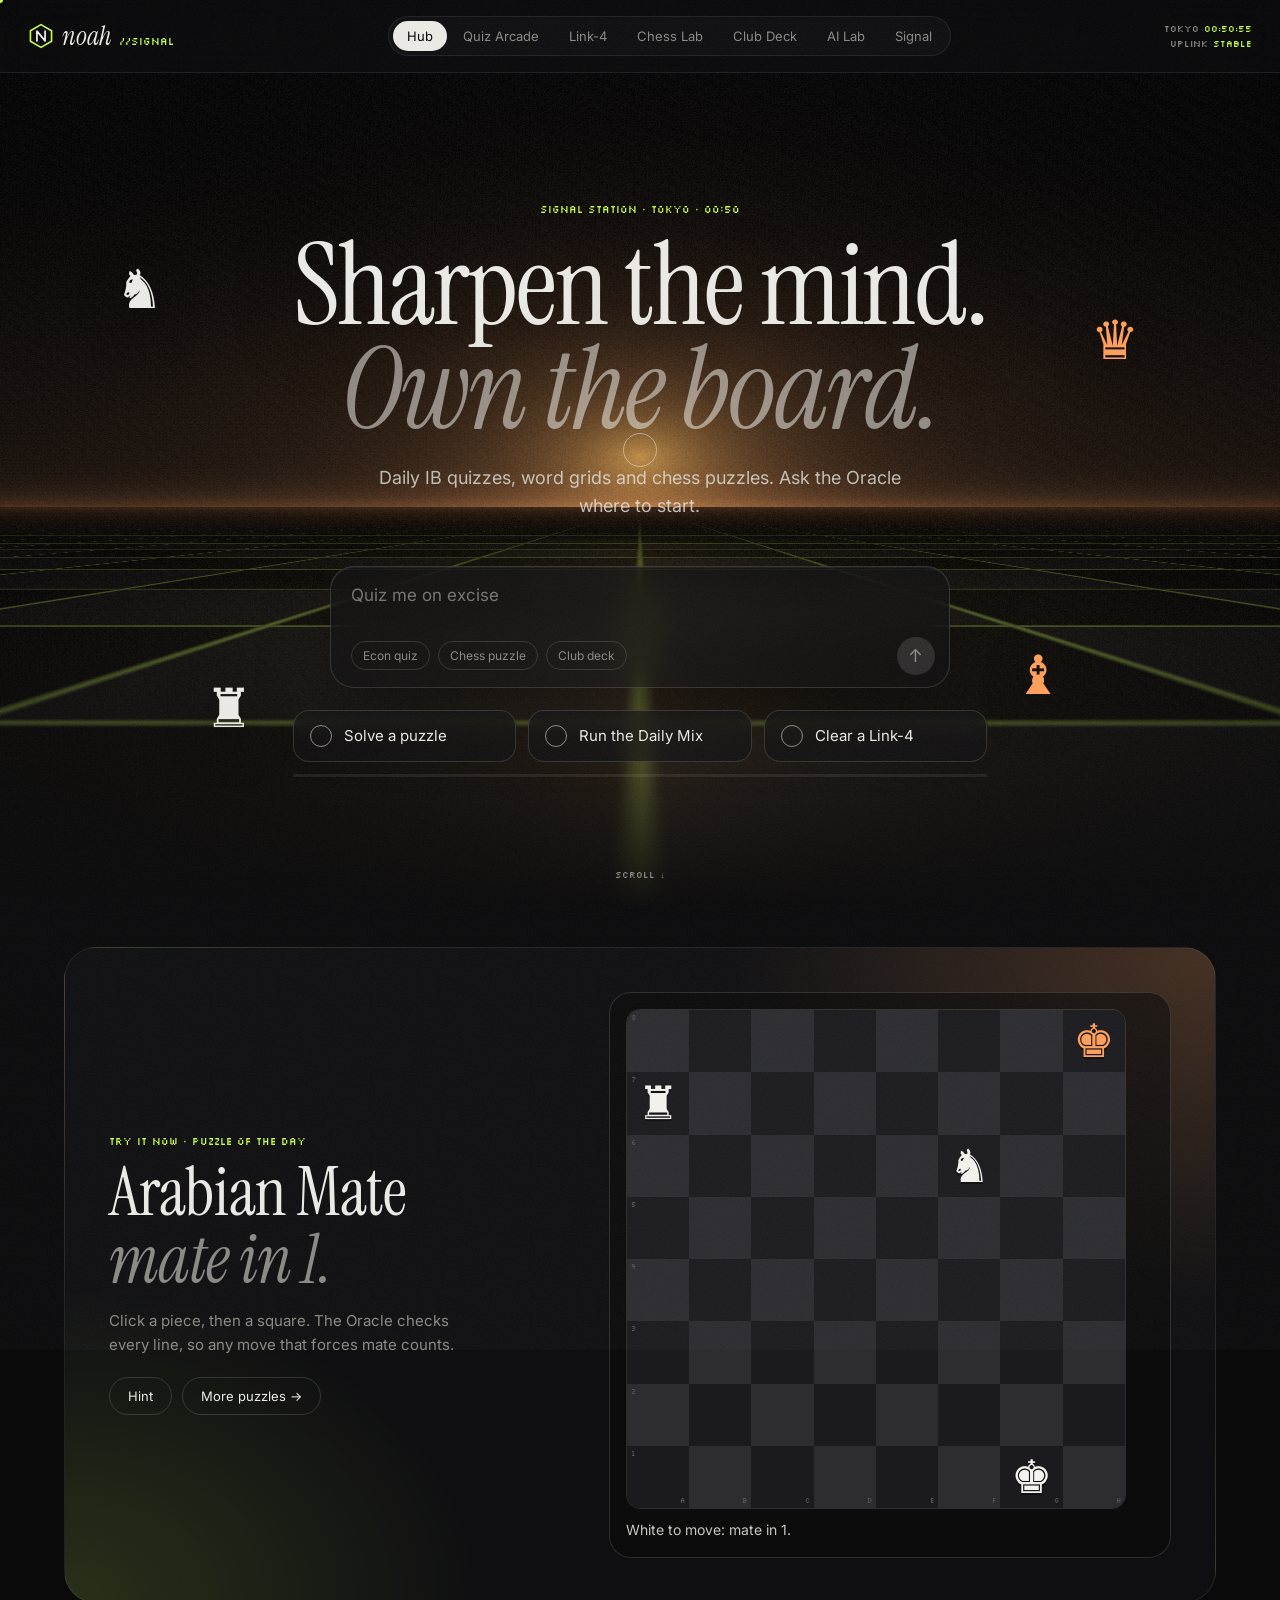
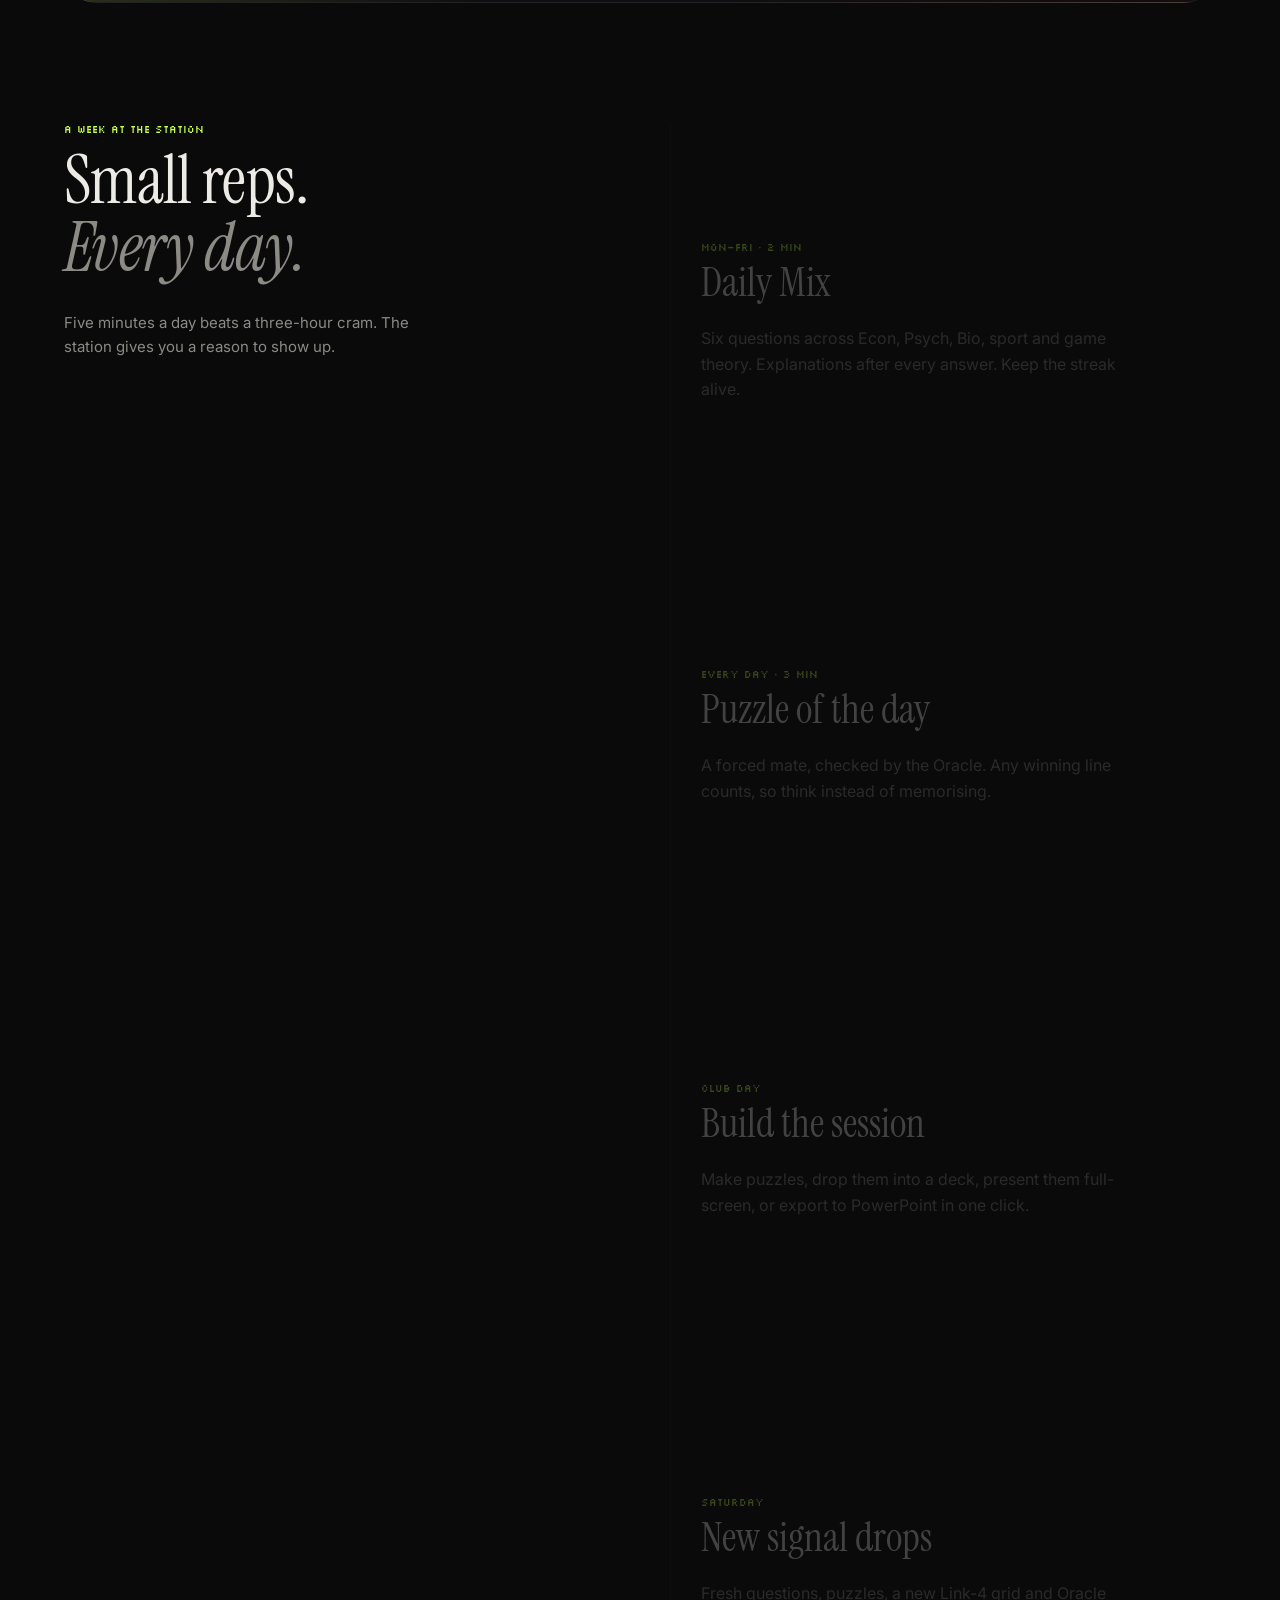
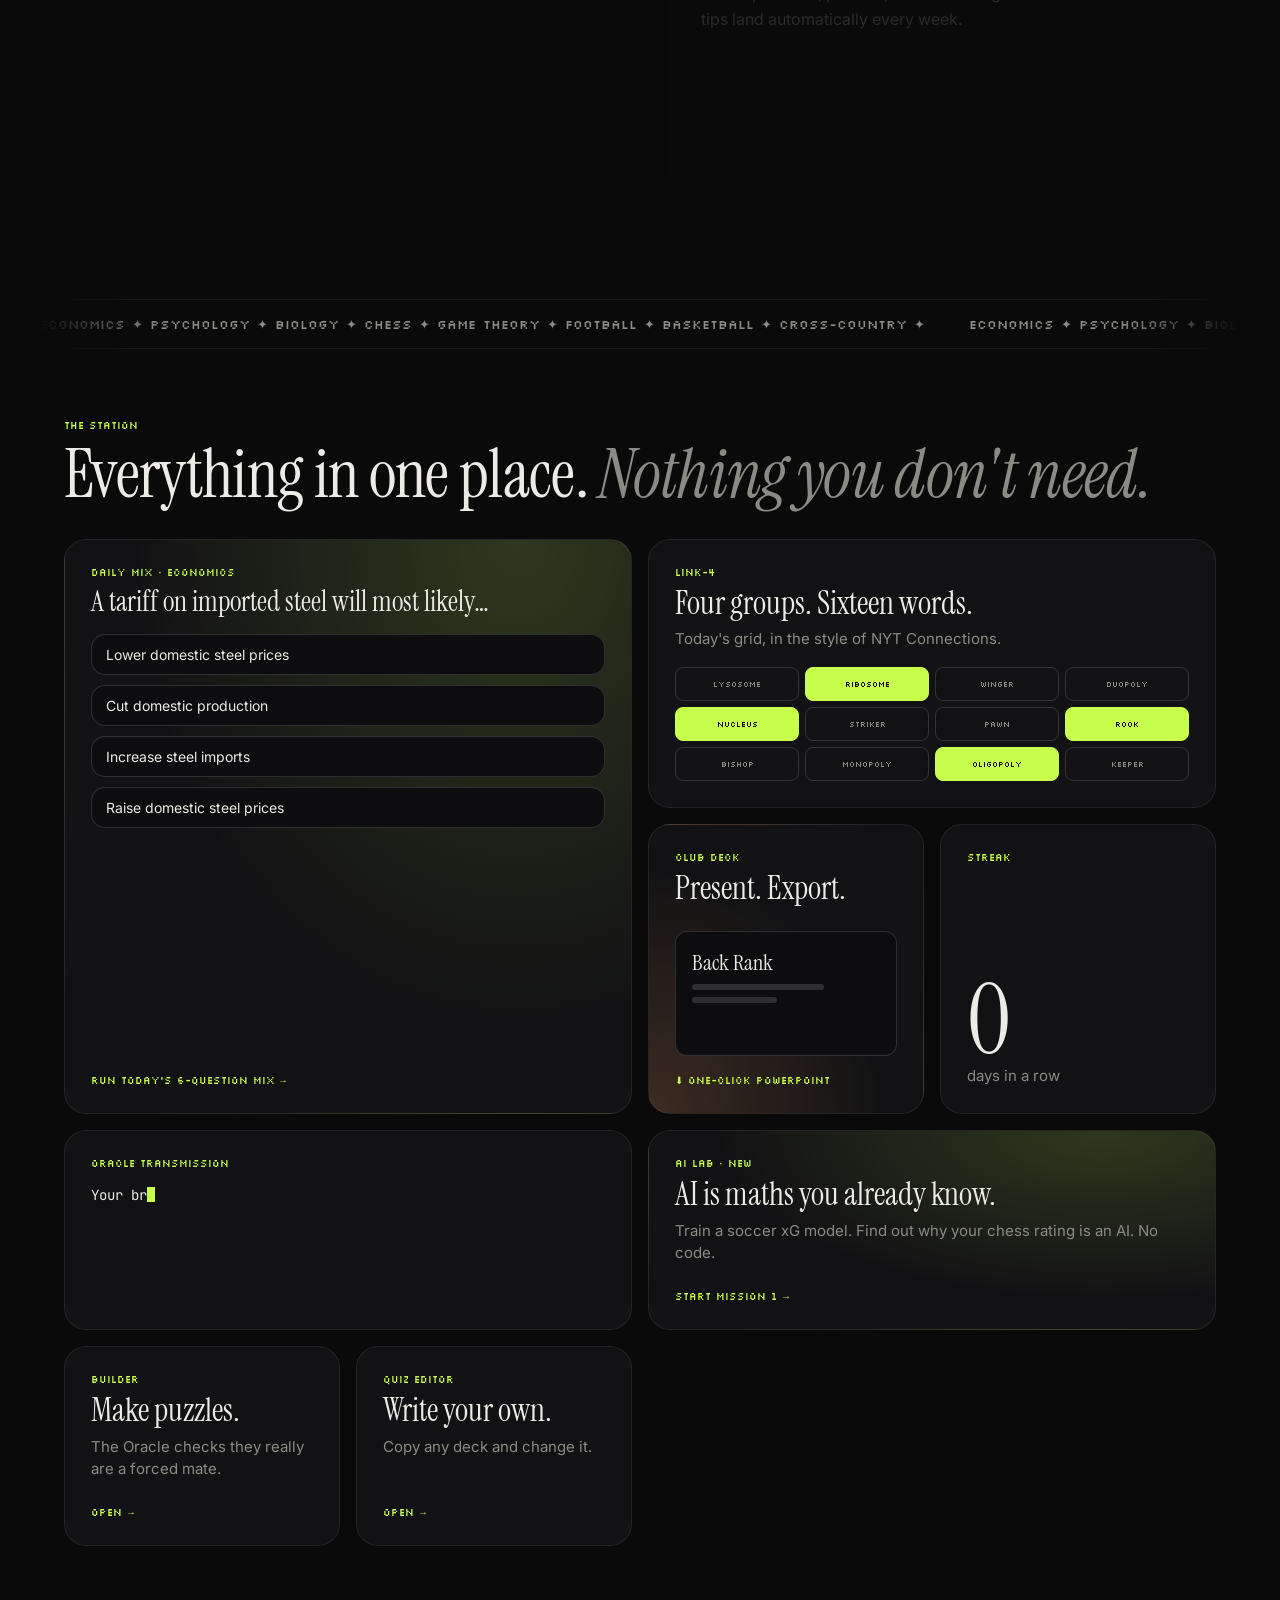
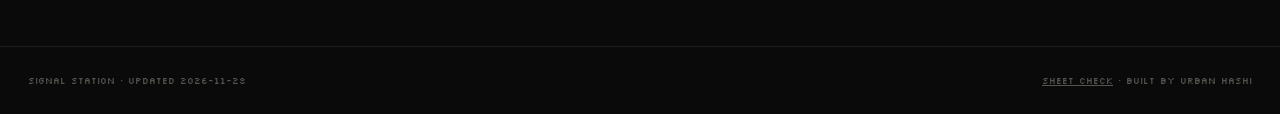
<file: index.html>
<!DOCTYPE html>
<html lang="en">
<head>
<meta charset="utf-8">
<meta name="viewport" content="width=device-width,initial-scale=1">
<title>Signal Station: IB Quiz Arcade, Chess Puzzles and AI Lab | noahmenon.com</title>
<meta name="description" content="Free study games for IB students: Economics, Psychology and Biology quizzes, daily chess puzzles, a chess-club slide builder, Link-4 word grids and hands-on AI missions. No sign-up.">
<link rel="canonical" href="https://noahmenon.com/">
<meta name="robots" content="index,follow">
<meta property="og:type" content="website">
<meta property="og:url" content="https://noahmenon.com/">
<meta property="og:title" content="Signal Station: IB Quiz Arcade, Chess Puzzles and AI Lab">
<meta property="og:description" content="Free study games: IB Economics, Psychology and Biology quizzes, daily chess puzzles, a chess-club deck builder and AI missions.">
<meta name="twitter:card" content="summary">
<script type="application/ld+json">{"@context":"https://schema.org","@type":"WebSite","name":"Signal Station","url":"https://noahmenon.com/","description":"Free study games for IB students: Economics, Psychology and Biology quizzes, daily chess puzzles, a chess-club slide builder, Link-4 word grids and hands-on AI missions.","inLanguage":"en","isAccessibleForFree":true,"publisher":{"@type":"Organization","name":"Urban Hashi"}}</script>
<meta name="theme-color" content="#03050a">
<link rel="icon" href="data:image/svg+xml,%3Csvg xmlns='http://www.w3.org/2000/svg' viewBox='0 0 32 32'%3E%3Crect width='32' height='32' rx='7' fill='%230a0a0b'/%3E%3Cpolygon points='16,3 28,10 28,22 16,29 4,22 4,10' fill='none' stroke='%23c8ff4d' stroke-width='2'/%3E%3Cpath d='M11 21V11l10 10V11' fill='none' stroke='%23ecebe6' stroke-width='2.4' stroke-linecap='round' stroke-linejoin='round'/%3E%3C/svg%3E">
<link rel="preconnect" href="https://fonts.googleapis.com"><link rel="preconnect" href="https://fonts.gstatic.com" crossorigin>
<link href="https://fonts.googleapis.com/css2?family=Instrument+Serif:ital@0;1&family=Inter:wght@400;500;600&family=JetBrains+Mono&family=Silkscreen&display=swap" rel="stylesheet">
<link rel="stylesheet" href="assets/style.css?v=1795826272">
</head>
<body>
<canvas id="bg"></canvas><div class="scan"></div><div class="vignette"></div>
<header>
  <a class="logo" href="#/"><svg viewBox="0 0 32 32" aria-hidden="true"><polygon points="16,2 29,9.5 29,22.5 16,30 3,22.5 3,9.5" fill="none" stroke="#c8ff4d" stroke-width="2"/><path d="M11 22V10l10 12V10" fill="none" stroke="#ecebe6" stroke-width="2.2" stroke-linecap="round" stroke-linejoin="round"/></svg><span class="s">noah</span><span class="p">//SIGNAL</span></a>
  <nav>
    <a href="#/" data-r="">Hub</a>
    <a href="#/arcade" data-r="arcade">Quiz Arcade</a>
    <a href="#/links" data-r="links">Link-4</a>
    <a href="#/chess" data-r="chess">Chess Lab</a>
    <a href="#/present" data-r="present">Club Deck</a>
    <a href="#/lab" data-r="lab">AI Lab</a>
    <a href="#/signal" data-r="signal">Signal</a>
  </nav>
  <div class="hud">TOKYO <b id="clock">--:--:--</b><br>UPLINK <b id="uplink">STABLE</b></div>
</header>
<main id="app">
<!-- Plain summary for search engines and AI crawlers; replaced by the app when JavaScript runs -->
<section class="view">
<h1>Signal Station: free IB study games and a chess lab</h1>
<p>Signal Station is a free, no-sign-up site of study games for IB Diploma students and chess players. Scores are saved only in your browser.</p>
<h2>Quiz Arcade</h2>
<p>Multiple-choice quiz decks for IB Economics, IB Psychology and IB Biology, plus Sport Lab and Game Theory decks. Each answer comes with a short explanation, and new questions are added every week.</p>
<h2>Chess Lab</h2>
<p>A daily chess puzzle and a library of classic checkmate patterns, including the back-rank mate, Arabian mate, corner knight and queen box. Includes a puzzle builder for setting your own positions.</p>
<h2>Club Deck</h2>
<p>A presentation builder for school chess clubs: build puzzle slides and export them to PowerPoint in one click.</p>
<h2>Link-4</h2>
<p>A daily word-connection grid: find the four groups of four linked words.</p>
<h2>AI Lab</h2>
<p>Short interactive missions that explain how AI and ratings work with sliders and charts instead of code, starting with the Elo rating formula used in chess. New missions unlock on Saturdays.</p>
</section>
</main>
<nav class="tabbar" aria-label="Main"><a href="#/" data-r=""><b>⌂</b>Hub</a><a href="#/arcade" data-r="arcade"><b>◈</b>Quiz</a><a href="#/links" data-r="links"><b>▦</b>Link-4</a><a href="#/chess" data-r="chess"><b>♞&#xFE0E;</b>Chess</a><a href="#/lab" data-r="lab"><b>∿</b>AI Lab</a></nav>
<footer><span>SIGNAL STATION · UPDATED <span id="upd"></span></span><span><a href="#/sheet" style="color:inherit">SHEET CHECK</a> · BUILT BY URBAN HASHI</span></footer>
<script type="module" src="assets/app.js?v=1795826272"></script>
<!-- Cloudflare Web Analytics (cookie-free) --><script defer src='https://static.cloudflareinsights.com/beacon.min.js' data-cf-beacon='{"token": "09590168a1494da7a6fb160228a2583c", "spa": true}'></script>
</body>
</html>
</file>
<file: assets/style.css>
/* Signal Station v2: atmospheric hero, serif × pixel type, reactive dot field, bento, scroll reveals */
:root{
  --bg:#0a0a0b; --panel:#121214; --panel2:#17171a; --line:rgba(255,255,255,.08); --line2:rgba(255,255,255,.14);
  --text:#ecebe6; --dim:#8b8a84; --faint:#55554f;
  --acc:#c8ff4d; --acc2:#ff9f5a; --warm:#ffb86b; --bad:#ff6b6b;
  --serif:"Instrument Serif","Times New Roman",serif;
  --pixel:"Silkscreen","Courier New",monospace;
  --sans:"Inter",system-ui,-apple-system,Segoe UI,sans-serif;
  --mono:"JetBrains Mono",ui-monospace,Menlo,monospace;
  --r:22px;
}
*{box-sizing:border-box}
html{scroll-behavior:smooth}
html,body{margin:0;background:var(--bg);color:var(--text);font-family:var(--sans);font-size:15px;-webkit-font-smoothing:antialiased}
body{overflow-x:hidden}
::selection{background:var(--acc);color:#000}
#bg{position:fixed;inset:0;z-index:0;pointer-events:none}
.scan{position:fixed;inset:-50%;z-index:30;pointer-events:none;opacity:.06;
  background-image:url("data:image/svg+xml,%3Csvg xmlns='http://www.w3.org/2000/svg' width='160' height='160'%3E%3Cfilter id='n'%3E%3CfeTurbulence type='fractalNoise' baseFrequency='.85' numOctaves='3' stitchTiles='stitch'/%3E%3C/filter%3E%3Crect width='100%25' height='100%25' filter='url(%23n)'/%3E%3C/svg%3E");
  animation:grain 1.2s steps(6) infinite}
@keyframes grain{0%{transform:translate(0,0)}20%{transform:translate(-3%,2%)}40%{transform:translate(2%,-3%)}60%{transform:translate(-2%,-1%)}80%{transform:translate(3%,1%)}}
.vignette{position:fixed;inset:0;z-index:1;pointer-events:none;background:radial-gradient(ellipse at center,transparent 60%,rgba(0,0,0,.55))}
main,header,footer{position:relative;z-index:2}
a{color:var(--text)}
button{font:inherit;color:inherit}

/* header */
header{display:flex;align-items:center;justify-content:space-between;gap:16px;padding:16px 28px;position:sticky;top:0;z-index:20;
  background:rgba(10,10,11,.55);backdrop-filter:blur(16px);border-bottom:1px solid var(--line)}
.logo{display:flex;align-items:baseline;gap:8px;text-decoration:none;color:var(--text)}
.logo .s{font-family:var(--serif);font-style:italic;font-size:26px;line-height:1}
.logo .p{font-family:var(--pixel);font-size:10px;color:var(--acc)}
nav{display:flex;gap:2px;flex-wrap:wrap;background:rgba(18,18,20,.7);border:1px solid var(--line);border-radius:999px;padding:4px}
nav a{font-size:13px;color:var(--dim);text-decoration:none;padding:7px 14px;border-radius:999px;transition:.2s}
nav a:hover{color:var(--text)}
nav a.on{background:var(--text);color:#000}
.hud{font-family:var(--pixel);font-size:9px;color:var(--dim);text-align:right;line-height:1.7}
.hud b{color:var(--acc);font-weight:400}

main{max-width:1200px;margin:0 auto;padding:36px 24px 100px}
.view{animation:fade .6s ease both}
@keyframes fade{from{opacity:0;transform:translateY(10px)}to{opacity:1;transform:none}}
@keyframes pulse{50%{opacity:.3}}

/* type */
.kicker,.label,.tag{font-family:var(--pixel);font-size:10px;color:var(--dim);text-transform:uppercase}
.kicker{color:var(--acc)}
h1.display{font-family:var(--serif);font-weight:400;font-size:clamp(56px,9vw,124px);line-height:.9;letter-spacing:-.02em;margin:18px 0 22px;text-shadow:0 10px 60px rgba(0,0,0,.5)}
h1.display em{color:rgba(236,235,230,.55)}
h2.section{font-family:var(--serif);font-weight:400;font-size:clamp(38px,5.2vw,68px);line-height:1;letter-spacing:-.01em;margin:10px 0 30px}
h2.section em{color:var(--dim)}
h2.title{font-family:var(--serif);font-weight:400;font-size:clamp(42px,5.6vw,70px);line-height:1;margin:6px 0 10px;letter-spacing:-.01em}
.sub{color:var(--dim);font-size:15px;margin-bottom:30px;max-width:640px}

/* atmospheric hero */
.sky{position:relative;margin:-36px calc(50% - 50vw) 0;width:100vw;min-height:calc(100vh - 66px);display:flex;align-items:center;justify-content:center;overflow:hidden;text-align:center}
.sky canvas{position:absolute;inset:0;width:100%;height:100%}
.sky::after{content:"";position:absolute;left:0;right:0;bottom:0;height:40%;background:linear-gradient(transparent,var(--bg));pointer-events:none}
.sky .inner{position:relative;z-index:3;max-width:1180px;padding:0 24px}
.sky .lead{font-size:18px;line-height:1.55;color:rgba(236,235,230,.78);max-width:560px;margin:0 auto 34px}
.composer{max-width:620px;margin:0 auto;background:rgba(16,16,18,.62);backdrop-filter:blur(18px);border:1px solid rgba(255,255,255,.14);border-radius:24px;padding:14px 14px 12px 20px;text-align:left;
  box-shadow:0 30px 80px -20px rgba(0,0,0,.7),inset 0 1px 0 rgba(255,255,255,.06);transition:border-color .25s,box-shadow .25s}
.composer:hover{border-color:rgba(255,255,255,.26)}
.composer:focus-within{border-color:rgba(200,255,77,.55);box-shadow:0 30px 80px -20px rgba(0,0,0,.7),0 0 0 4px rgba(200,255,77,.08)}
.composer textarea{background:none;border:0;padding:4px 0;min-height:52px;font-size:17px;color:var(--text);resize:none;width:100%;font-family:var(--sans)}
.composer textarea:focus{outline:none;border:0}
.composer .bar{display:flex;align-items:center;gap:8px;flex-wrap:wrap}
.composer .pill{font-size:12px;color:var(--dim);border:1px solid var(--line2);border-radius:999px;padding:6px 11px;cursor:pointer;background:none;transition:.2s}
.composer .pill:hover{color:var(--text);border-color:var(--dim)}
.composer .send{margin-left:auto;width:38px;height:38px;border-radius:50%;border:0;background:rgba(255,255,255,.12);color:var(--dim);cursor:pointer;display:grid;place-items:center;font-size:18px;transition:.2s}
.composer .send.on{background:var(--acc);color:#000;transform:scale(1.05)}
.oracle-reply{font-size:14px;color:var(--acc);min-height:20px;margin-top:12px}
.scrollcue{position:absolute;bottom:26px;left:50%;transform:translateX(-50%);z-index:3;font-family:var(--pixel);font-size:9px;color:var(--dim);animation:bob 2.4s ease-in-out infinite}
@keyframes bob{50%{transform:translate(-50%,6px)}}
.sticker{position:absolute;z-index:4;font-size:54px;cursor:grab;user-select:none;touch-action:none;filter:drop-shadow(0 14px 22px rgba(0,0,0,.6));transition:transform .2s}
.sticker:active{cursor:grabbing;transform:scale(1.15) rotate(-8deg)}
.sticker.w{color:var(--text)}.sticker.b{color:var(--acc2)}

/* try-it section with backdrop */
.tryit{display:grid;grid-template-columns:.9fr 1.1fr;gap:40px;align-items:center;border-radius:32px;padding:44px;position:relative;overflow:hidden;border:1px solid var(--line);
  background:radial-gradient(ellipse 70% 90% at 100% 0%,rgba(255,159,90,.22),transparent 60%),radial-gradient(ellipse 60% 80% at 0% 100%,rgba(200,255,77,.14),transparent 60%),#0f0f11}
.tryit .boardwrap{background:rgba(10,10,11,.6);border:1px solid var(--line2);border-radius:22px;padding:16px;backdrop-filter:blur(10px)}

/* marquee */
.marquee{overflow:hidden;border-top:1px solid var(--line);border-bottom:1px solid var(--line);margin:70px -24px;padding:16px 0;mask-image:linear-gradient(90deg,transparent,#000 10%,#000 90%,transparent)}
.marquee div{display:flex;width:max-content;animation:mq 40s linear infinite;font-family:var(--pixel);font-size:13px;color:var(--dim)}
.marquee span{padding-right:44px}.marquee b{color:var(--acc);font-weight:400;padding-right:44px}
@keyframes mq{to{transform:translateX(-50%)}}

/* bento */
.bento{display:grid;grid-template-columns:repeat(4,1fr);grid-auto-rows:minmax(200px,auto);gap:16px}
.tilecard{background:var(--panel);border:1px solid var(--line);border-radius:var(--r);padding:26px;position:relative;overflow:hidden;text-decoration:none;color:var(--text);display:flex;flex-direction:column;transition:border-color .3s,transform .3s,background .3s,box-shadow .3s}
a.tilecard:hover{border-color:var(--line2);background:var(--panel2);transform:translateY(-4px);box-shadow:0 24px 60px -30px rgba(0,0,0,.8)}
.tilecard h3{font-family:var(--serif);font-weight:400;font-size:32px;margin:8px 0 8px;line-height:1.05}
.tilecard p{color:var(--dim);margin:0;line-height:1.5}
.tilecard .go{margin-top:auto;padding-top:18px;font-family:var(--pixel);font-size:10px;color:var(--acc)}
.tilecard.glow{background:radial-gradient(ellipse at 80% 0%,rgba(200,255,77,.16),transparent 60%),var(--panel)}
.tilecard.glow2{background:radial-gradient(ellipse at 0% 100%,rgba(255,159,90,.18),transparent 60%),var(--panel)}
.s2{grid-column:span 2}.s3{grid-column:span 3}.s4{grid-column:span 4}.r2{grid-row:span 2}
.mini4{display:grid;grid-template-columns:repeat(4,1fr);gap:6px;margin-top:16px}
.mini4 i{font-style:normal;font-family:var(--pixel);font-size:8px;border:1px solid var(--line2);border-radius:8px;padding:11px 2px;text-align:center;color:var(--dim);transition:all .7s cubic-bezier(.2,.8,.2,1)}
.mini4 i.g{background:var(--acc);color:#000;border-color:var(--acc)}
.mockslide{margin-top:18px;border:1px solid var(--line2);border-radius:12px;aspect-ratio:16/9;padding:16px;background:#0d0d0f;display:flex;flex-direction:column;gap:7px;animation:float 6s ease-in-out infinite}
.mockslide b{font-family:var(--serif);font-weight:400;font-size:22px}
.mockslide span{height:6px;border-radius:3px;background:var(--line2)}
@keyframes float{50%{transform:translateY(-6px) rotate(-.6deg)}}
.bignum{font-family:var(--serif);font-size:96px;line-height:.9}
.oracle{font-family:var(--mono);font-size:14px;line-height:1.7;color:var(--text);min-height:70px}
.oracle .cur{display:inline-block;width:8px;height:15px;background:var(--acc);vertical-align:-2px;animation:pulse 1s infinite}
.qmini .opt{padding:11px 14px;font-size:14px}

/* scroll reveal */
.reveal{opacity:0;transform:translateY(30px) scale(.985);filter:blur(5px);transition:opacity .9s cubic-bezier(.2,.8,.2,1),transform .9s cubic-bezier(.2,.8,.2,1),filter .9s}
.reveal.in{opacity:1;transform:none;filter:none}

/* generic panels */
.grid{display:grid;gap:16px}
.g3{grid-template-columns:repeat(auto-fit,minmax(260px,1fr))}
.g2{grid-template-columns:repeat(auto-fit,minmax(340px,1fr))}
.panel{background:var(--panel);border:1px solid var(--line);border-radius:var(--r);padding:24px;position:relative;overflow:hidden}
.panel h3{margin:0 0 8px;font-family:var(--pixel);font-size:10px;font-weight:400;text-transform:uppercase;color:var(--acc)}
.panel p{color:#b9b8b1;line-height:1.55;margin:6px 0}
.corner{display:none}
.portal{text-decoration:none;color:inherit;display:block;transition:transform .3s,border-color .3s,background .3s}
.portal:hover{transform:translateY(-4px);border-color:var(--line2);background:var(--panel2)}
.portal .big{font-size:30px;line-height:1;margin-bottom:14px}
.portal h3{font-family:var(--serif);font-size:30px;color:var(--text);text-transform:none}
.stat{font-family:var(--serif);font-size:44px;color:var(--text)}

.btn{background:transparent;border:1px solid var(--line2);border-radius:999px;padding:10px 18px;cursor:pointer;font-size:13px;color:var(--text);transition:.2s;text-decoration:none;display:inline-flex;align-items:center;gap:6px}
.btn:hover{border-color:var(--text);background:rgba(255,255,255,.04)}
.btn.solid{background:var(--acc);color:#000;border-color:var(--acc);font-weight:600}
.btn.solid:hover{background:#d8ff7a;box-shadow:0 8px 30px -8px rgba(200,255,77,.6)}
.btn.ghost{color:var(--dim)}
.btn:disabled{opacity:.35;cursor:default;box-shadow:none}
.row{display:flex;gap:10px;flex-wrap:wrap;align-items:center}
input,select,textarea{background:#0d0d0f;border:1px solid var(--line2);border-radius:12px;color:var(--text);padding:10px 12px;font-family:var(--sans);font-size:13px}
input:focus,select:focus,textarea:focus{outline:none;border-color:var(--acc)}
textarea{width:100%;min-height:70px;resize:vertical}
input[type=radio]{accent-color:var(--acc)}

/* quiz */
.qcard{max-width:760px;margin:0 auto}
.qmeta{display:flex;justify-content:space-between;font-family:var(--pixel);font-size:10px;color:var(--dim);margin-bottom:12px}
.timer{height:2px;background:var(--line);border-radius:2px;overflow:hidden;margin-bottom:24px}
.timer i{display:block;height:100%;background:var(--acc);transition:width .1s linear}
.q{font-family:var(--serif);font-size:clamp(26px,3.4vw,38px);line-height:1.15;margin:0 0 24px}
.opts{display:grid;gap:10px}
.opt{text-align:left;background:#0d0d0f;border:1px solid var(--line2);border-radius:14px;padding:16px 18px;cursor:pointer;font-size:15px;transition:.15s}
.opt:hover{border-color:var(--text)}
.opt.ok{border-color:var(--acc);background:rgba(200,255,77,.1)}
.opt.bad{border-color:var(--bad);background:rgba(255,107,107,.08)}
.why{margin-top:16px;font-size:14px;color:#c9c8c1;border-left:2px solid var(--acc);padding-left:12px}
.score{font-family:var(--serif);font-size:110px;line-height:1;text-align:center}

/* links */
.lgrid{display:grid;grid-template-columns:repeat(4,1fr);gap:8px;max-width:660px;margin:0 auto}
.tile{aspect-ratio:2/1;display:flex;align-items:center;justify-content:center;text-align:center;border:1px solid var(--line2);border-radius:12px;background:#0d0d0f;font-family:var(--pixel);font-size:clamp(9px,1.4vw,12px);cursor:pointer;user-select:none;transition:.15s;padding:4px;word-break:break-word}
.tile:hover{border-color:var(--dim)}
.tile.sel{background:var(--text);color:#000;border-color:var(--text)}
.solved{grid-column:1/-1;border-radius:12px;padding:14px;text-align:center;color:#000}
.solved b{display:block;font-family:var(--pixel);font-size:11px;font-weight:400}
.solved span{font-size:12px}
.lives i{display:inline-block;width:9px;height:9px;border-radius:50%;background:var(--acc2);margin-right:5px}

/* chess */
.board{display:grid;grid-template-columns:repeat(8,1fr);grid-template-rows:repeat(8,1fr);aspect-ratio:1;width:100%;max-width:500px;border-radius:14px;overflow:hidden;user-select:none;position:relative;border:1px solid var(--line2)}
.sq{position:relative;min-width:0;min-height:0;aspect-ratio:1;display:flex;align-items:center;justify-content:center;cursor:pointer}
.sq.l{background:#2c2c31}.sq.d{background:#1b1b1f}
.sq.sel{box-shadow:inset 0 0 0 3px var(--acc)}
.sq.last{background-image:linear-gradient(rgba(200,255,77,.16),rgba(200,255,77,.16))}
.sq.tgt::after{content:"";width:24%;height:24%;border-radius:50%;background:var(--acc);opacity:.75}
.sq.tgt.cap::after{width:84%;height:84%;background:transparent;border:3px solid var(--acc)}
.pc{font-size:min(9vw,46px);line-height:1;pointer-events:none;font-family:"Segoe UI Symbol","Noto Sans Symbols2","DejaVu Sans",serif}
.pc.w{color:#f4f3ee;text-shadow:0 2px 0 rgba(0,0,0,.45)}
.pc.b{color:var(--acc2);text-shadow:0 2px 0 rgba(0,0,0,.5)}
.coord{position:absolute;font-family:var(--pixel);font-size:7px;color:var(--faint)}
.coord.f{bottom:3px;right:4px}.coord.r{top:3px;left:4px}
.palette{display:grid;grid-template-columns:repeat(7,1fr);gap:6px}
.palette button{aspect-ratio:1;border:1px solid var(--line2);border-radius:10px;background:#0d0d0f;cursor:pointer;display:flex;align-items:center;justify-content:center}
.palette button.on{border-color:var(--acc);background:rgba(200,255,77,.1)}
.palette .pc{font-size:26px}
.msg{font-size:14px;min-height:20px;margin-top:12px;color:#c9c8c1}
.msg.good{color:var(--acc)}.msg.bad{color:var(--bad)}
.tabs{display:flex;gap:6px;margin-bottom:22px;flex-wrap:wrap}
.chip{font-size:13px;padding:8px 14px;border:1px solid var(--line2);border-radius:999px;color:var(--dim);text-decoration:none;background:none}
.chip.on{color:#000;background:var(--text);border-color:var(--text)}

/* slides */
.slides-list{display:flex;flex-direction:column;gap:6px;max-height:540px;overflow:auto}
.slide-item{display:flex;gap:10px;align-items:center;border:1px solid var(--line);border-radius:12px;padding:10px 12px;cursor:pointer;font-size:13px}
.slide-item:hover{border-color:var(--line2)}
.slide-item.on{border-color:var(--acc);background:rgba(200,255,77,.06)}
.slide-item span{flex:1;overflow:hidden;text-overflow:ellipsis;white-space:nowrap}
.present{position:fixed;inset:0;z-index:50;background:var(--bg);display:flex;flex-direction:column;align-items:center;justify-content:center;padding:4vh 6vw}
.present h1{font-family:var(--serif);font-weight:400;font-size:clamp(38px,6vw,84px);margin:0 0 3vh;text-align:center;line-height:1}
.present .pbody{display:flex;gap:5vw;align-items:center;justify-content:center;width:100%}
.present .board{max-width:min(70vh,560px)}
.present ul{font-size:clamp(20px,2.6vw,32px);line-height:1.7}
.present li::marker{color:var(--acc)}
.present .pnav{position:absolute;bottom:2vh;font-family:var(--pixel);font-size:10px;color:var(--dim)}
.present .x{position:absolute;top:16px;right:20px}

.profile .k{font-family:var(--pixel);font-size:10px;color:var(--dim)}
.profile .v{font-family:var(--serif);font-size:24px;margin:4px 0 18px;line-height:1.2}
footer{display:flex;justify-content:space-between;flex-wrap:wrap;gap:10px;padding:28px;font-family:var(--pixel);font-size:9px;color:var(--faint);border-top:1px solid var(--line)}

@media (max-width:900px){ .tryit{grid-template-columns:1fr;padding:26px} .bento{grid-template-columns:repeat(2,1fr)} .s3,.s4{grid-column:span 2} .sticker{display:none} }
@media (max-width:700px){ header{flex-wrap:wrap;padding:12px 16px} .hud{display:none} nav{width:100%;justify-content:space-between} nav a{padding:6px 8px;font-size:12px} .bento{grid-template-columns:1fr} .s2,.s3,.s4{grid-column:span 1} .r2{grid-row:span 1} .sky{min-height:88vh} }
@media (prefers-reduced-motion:reduce){ *{animation:none!important;transition:none!important} .reveal{opacity:1;transform:none;filter:none} }
@media print{ header,footer,#bg,.scan,.vignette,.noprint{display:none!important} body{background:#fff;color:#000} .panel{border:1px solid #999;background:#fff} }

/* ---------- v3 ---------- */
.logo svg{width:26px;height:26px;align-self:center}
/* split-text blur-in */
.split .w{display:inline-block;opacity:0;filter:blur(12px);transform:translateY(.25em);animation:wordin .9s cubic-bezier(.2,.8,.2,1) forwards}
@keyframes wordin{to{opacity:1;filter:none;transform:none}}
/* custom cursor */
@media (pointer:fine){ body.cc, body.cc a, body.cc button, body.cc .opt, body.cc .sq, body.cc .tile{cursor:none}
  .cur-dot,.cur-ring{position:fixed;left:0;top:0;pointer-events:none;z-index:100;border-radius:50%;transform:translate(-50%,-50%)}
  .cur-dot{width:6px;height:6px;background:var(--acc)}
  .cur-ring{width:34px;height:34px;border:1px solid rgba(236,235,230,.5);transition:width .25s,height .25s,background .25s,border-color .25s}
  .cur-ring.big{width:64px;height:64px;background:rgba(200,255,77,.1);border-color:var(--acc)}
  .cur-ring.big::after{content:attr(data-l);position:absolute;inset:0;display:grid;place-items:center;font-family:var(--pixel);font-size:8px;color:var(--acc)} }
@media (pointer:coarse){ .cur-dot,.cur-ring{display:none} }
/* intro loader */
.loader{position:fixed;inset:0;z-index:200;background:#060607;display:flex;flex-direction:column;align-items:center;justify-content:center;gap:18px;transition:clip-path .9s cubic-bezier(.7,0,.2,1)}
.loader.out{clip-path:inset(0 0 100% 0)}
.loader .n{font-family:var(--serif);font-size:96px;line-height:1}
.loader .t{font-family:var(--pixel);font-size:10px;color:var(--acc)}
/* page transitions */
::view-transition-old(root){animation:vtout .35s ease both}
::view-transition-new(root){animation:vtin .5s cubic-bezier(.2,.8,.2,1) both}
@keyframes vtout{to{opacity:0;filter:blur(6px);transform:scale(.99)}}
@keyframes vtin{from{opacity:0;filter:blur(6px);transform:translateY(12px)}}
/* chat bubbles in composer */
.thread{max-width:620px;margin:0 auto 12px;display:flex;flex-direction:column;gap:8px}
.bubble{max-width:80%;padding:10px 14px;border-radius:18px;font-size:14px;line-height:1.4;animation:fade .35s ease both;text-align:left}
.bubble.me{align-self:flex-end;background:var(--text);color:#000;border-bottom-right-radius:6px}
.bubble.ai{align-self:flex-start;background:rgba(20,20,22,.85);border:1px solid var(--line2);border-bottom-left-radius:6px}
.bubble.ai b{color:var(--acc);font-weight:500}
/* hover arrow + see more */
.tilecard .go{display:inline-flex;align-items:center;gap:6px;transition:gap .3s}
a.tilecard:hover .go{gap:14px}
.tilecard .more{max-height:0;overflow:hidden;opacity:0;transition:max-height .4s,opacity .4s;color:var(--dim);font-size:13px}
a.tilecard:hover .more{max-height:60px;opacity:1}
/* missions */
.missions{display:grid;grid-template-columns:repeat(3,1fr);gap:12px;margin-top:22px}
.mission{display:flex;gap:12px;align-items:center;border:1px solid var(--line2);border-radius:16px;padding:14px 16px;text-decoration:none;color:var(--text);background:rgba(18,18,20,.6);backdrop-filter:blur(8px);transition:.25s}
.mission:hover{border-color:var(--text)}
.mission .ck{width:22px;height:22px;border-radius:50%;border:1.5px solid var(--dim);flex:none;display:grid;place-items:center;font-size:12px}
.mission.done .ck{background:var(--acc);border-color:var(--acc);color:#000}
.mission.done span{color:var(--dim);text-decoration:line-through}
.mbar{height:3px;background:var(--line);border-radius:3px;margin-top:12px;overflow:hidden}.mbar i{display:block;height:100%;background:var(--acc);transition:width .8s}
/* sticky story */
.story{display:grid;grid-template-columns:1fr 1fr;gap:60px;margin:120px 0}
.story .stick{position:sticky;top:120px;align-self:start}
.story .step{min-height:46vh;display:flex;flex-direction:column;justify-content:center;border-left:1px solid var(--line);padding-left:30px;opacity:.25;transition:opacity .5s}
.story .step.on{opacity:1;border-color:var(--acc)}
.story .step .d{font-family:var(--pixel);font-size:10px;color:var(--acc)}
.story .step h4{font-family:var(--serif);font-weight:400;font-size:40px;margin:8px 0;line-height:1}
.story .step p{color:var(--dim);font-size:16px;line-height:1.6;max-width:420px}
/* mobile bottom tab bar */
.tabbar{display:none}
@media (max-width:700px){
  header nav{display:none}
  .tabbar{display:flex;position:fixed;bottom:12px;left:12px;right:12px;z-index:40;justify-content:space-around;background:rgba(18,18,20,.82);backdrop-filter:blur(16px);border:1px solid var(--line2);border-radius:22px;padding:8px 4px;box-shadow:0 20px 50px rgba(0,0,0,.6)}
  .tabbar a{display:flex;flex-direction:column;align-items:center;gap:3px;text-decoration:none;color:var(--dim);font-size:10px;padding:4px 8px;border-radius:12px}
  .tabbar a b{font-size:18px;font-weight:400;line-height:1}
  .tabbar a.on{color:var(--acc)}
  main{padding-bottom:120px} footer{padding-bottom:100px}
  .missions{grid-template-columns:1fr} .story{grid-template-columns:1fr;gap:10px;margin:70px 0} .story .stick{position:static} .story .step{min-height:0;padding:24px 0 24px 20px;opacity:1}
}
@media (max-width:700px){ .tabbar a.on{background:rgba(200,255,77,.1);color:var(--acc)} .tabbar{left:10px;right:10px;width:auto;max-width:calc(100vw - 20px)} .scrollcue{display:none} .sky{width:100%;margin-left:-24px;margin-right:-24px;width:calc(100% + 48px)} }
input[type=range]{accent-color:var(--acc);background:none;border:0;padding:0}
</file>
